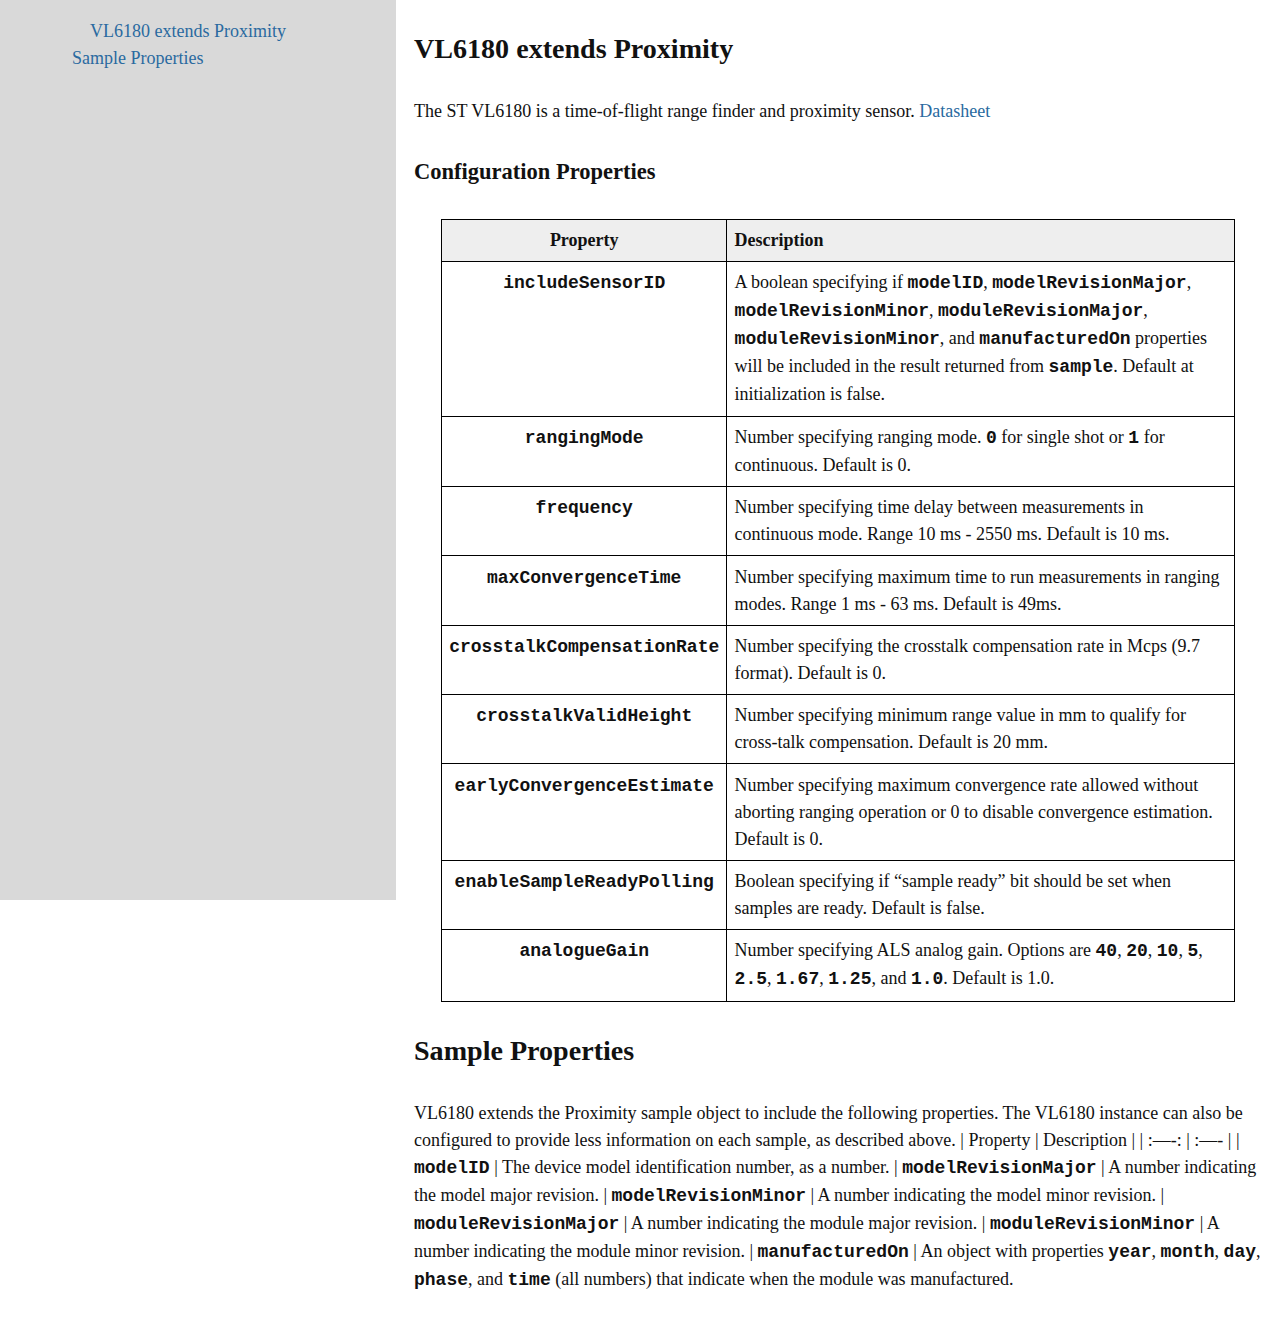
<file: sensor-manufacturer-examples.html>
<!DOCTYPE html>
<html>
<head>
  <meta charset="utf-8">
  <meta name="viewport" content="width=device-width, initial-scale=1.0, user-scalable=yes">
  <link rel="icon" href="assets/favicon.ico">
  <title>TC53 - Sensor Manufacturer Examples</title>
  <!-- Flatdoc -->
  <script src="./js/jquery.min.js"></script>
  <script src='./js/flatdoc.js'></script>

  <!-- Initializer -->
  <script>
    Flatdoc.run({
      fetcher: Flatdoc.file('sensor-manufacturer-examples.md')
    });
  </script>

  <!-- Ecma -->
  <link rel="stylesheet" href="./assets/ecma.css">
</head>

<body role='flatdoc'>
  <div id="content" role='flatdoc-content'></div>
  <div id="toc" role='flatdoc-menu'></div>
</body>

</html>
</file>
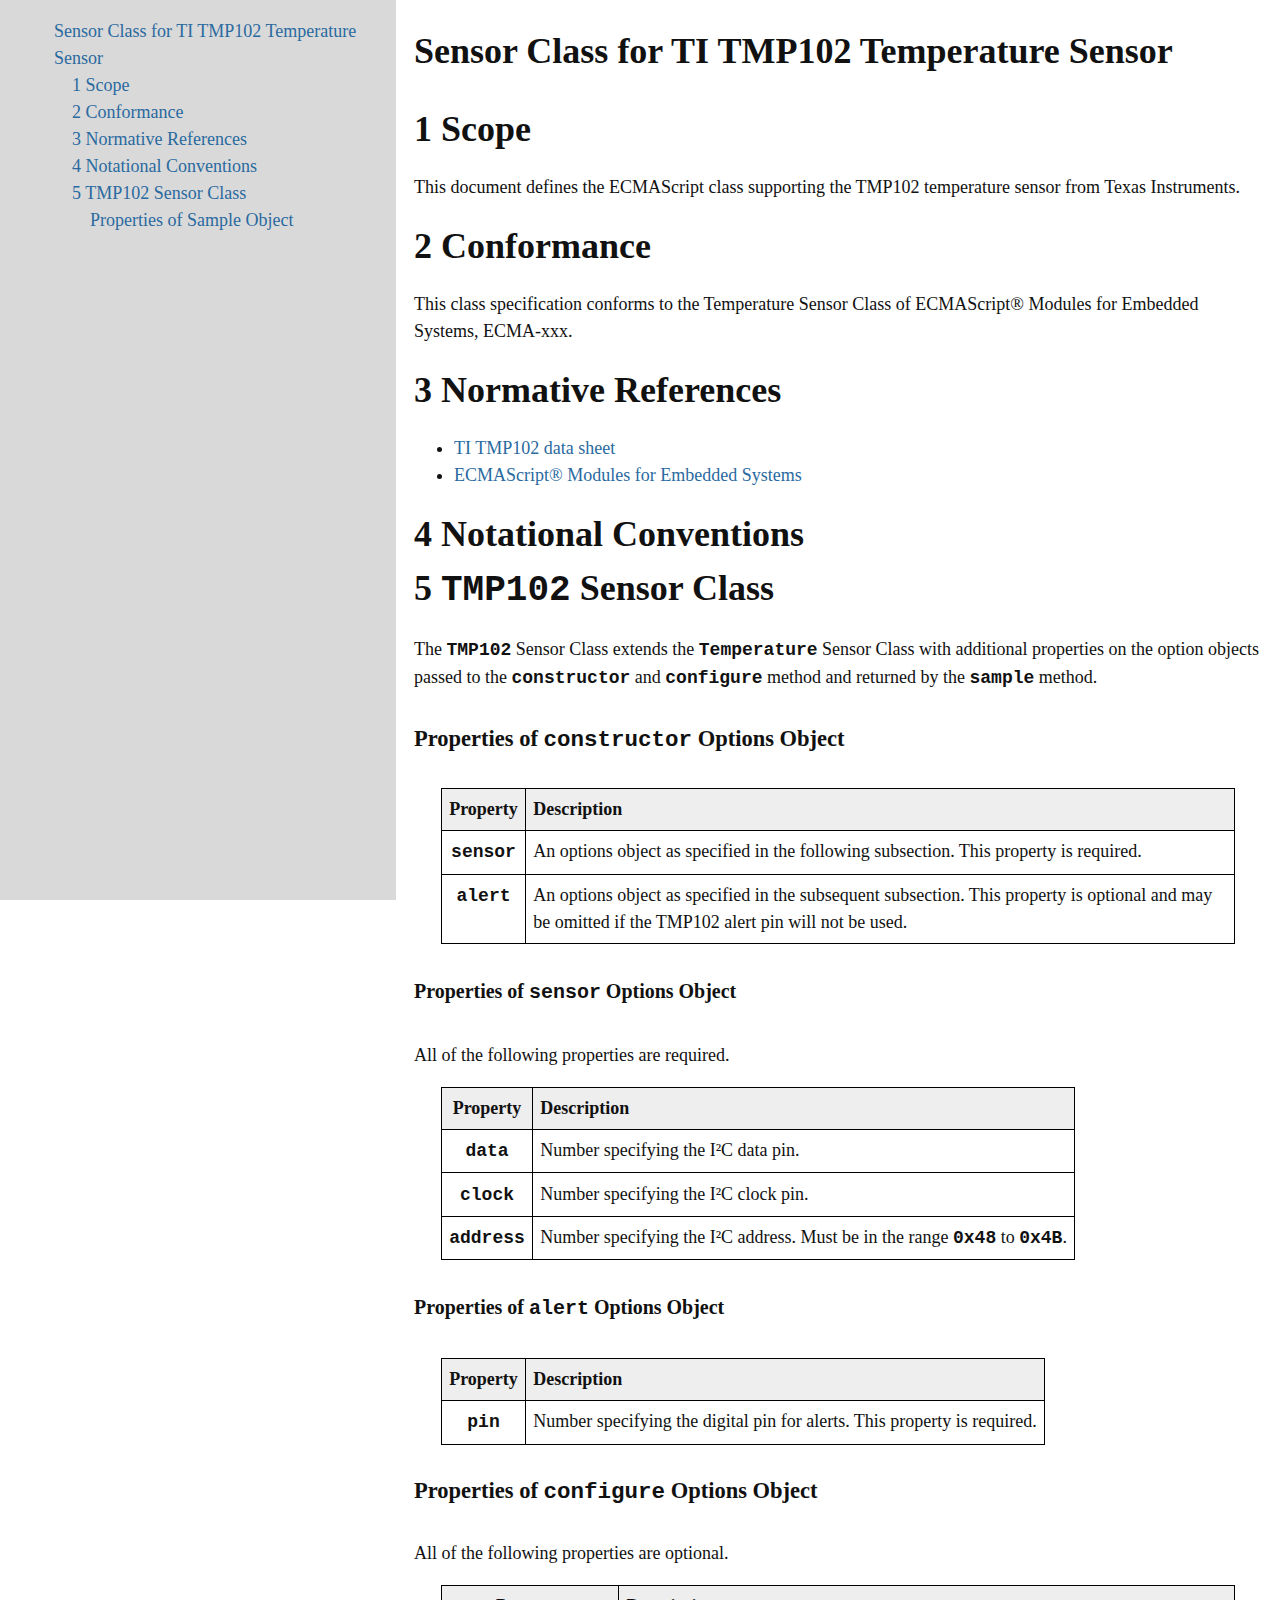
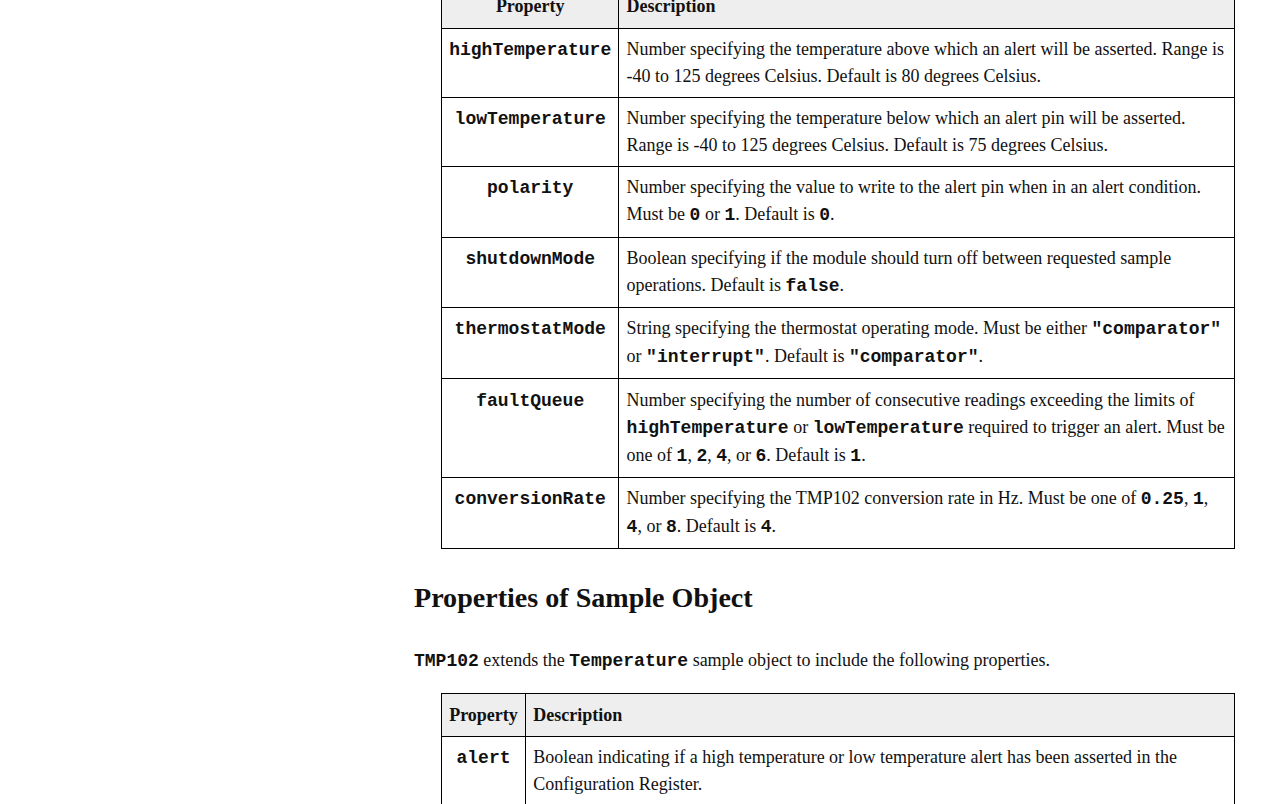
<file: Temperature-TexasInstruments-TMP102.html>
<!DOCTYPE html>
<html>
<head>
  <meta charset="utf-8">
  <meta name="viewport" content="width=device-width, initial-scale=1.0, user-scalable=yes">
  <link rel="icon" href="assets/favicon.ico">
  <title>TC53 - TMP102 Sensor Class</title>
  <!-- Flatdoc -->
  <script src="./js/jquery.min.js"></script>
  <script src='./js/flatdoc.js'></script>

  <!-- Initializer -->
  <script>
    Flatdoc.run({
      fetcher: Flatdoc.file('Temperature-TexasInstruments-TMP102.md')
    });
  </script>

  <!-- Ecma -->
  <link rel="stylesheet" href="./assets/ecma.css">
</head>

<body role='flatdoc'>
  <div id="content" role='flatdoc-content'></div>
  <div id="toc" role='flatdoc-menu'></div>
</body>

</html>
</file>
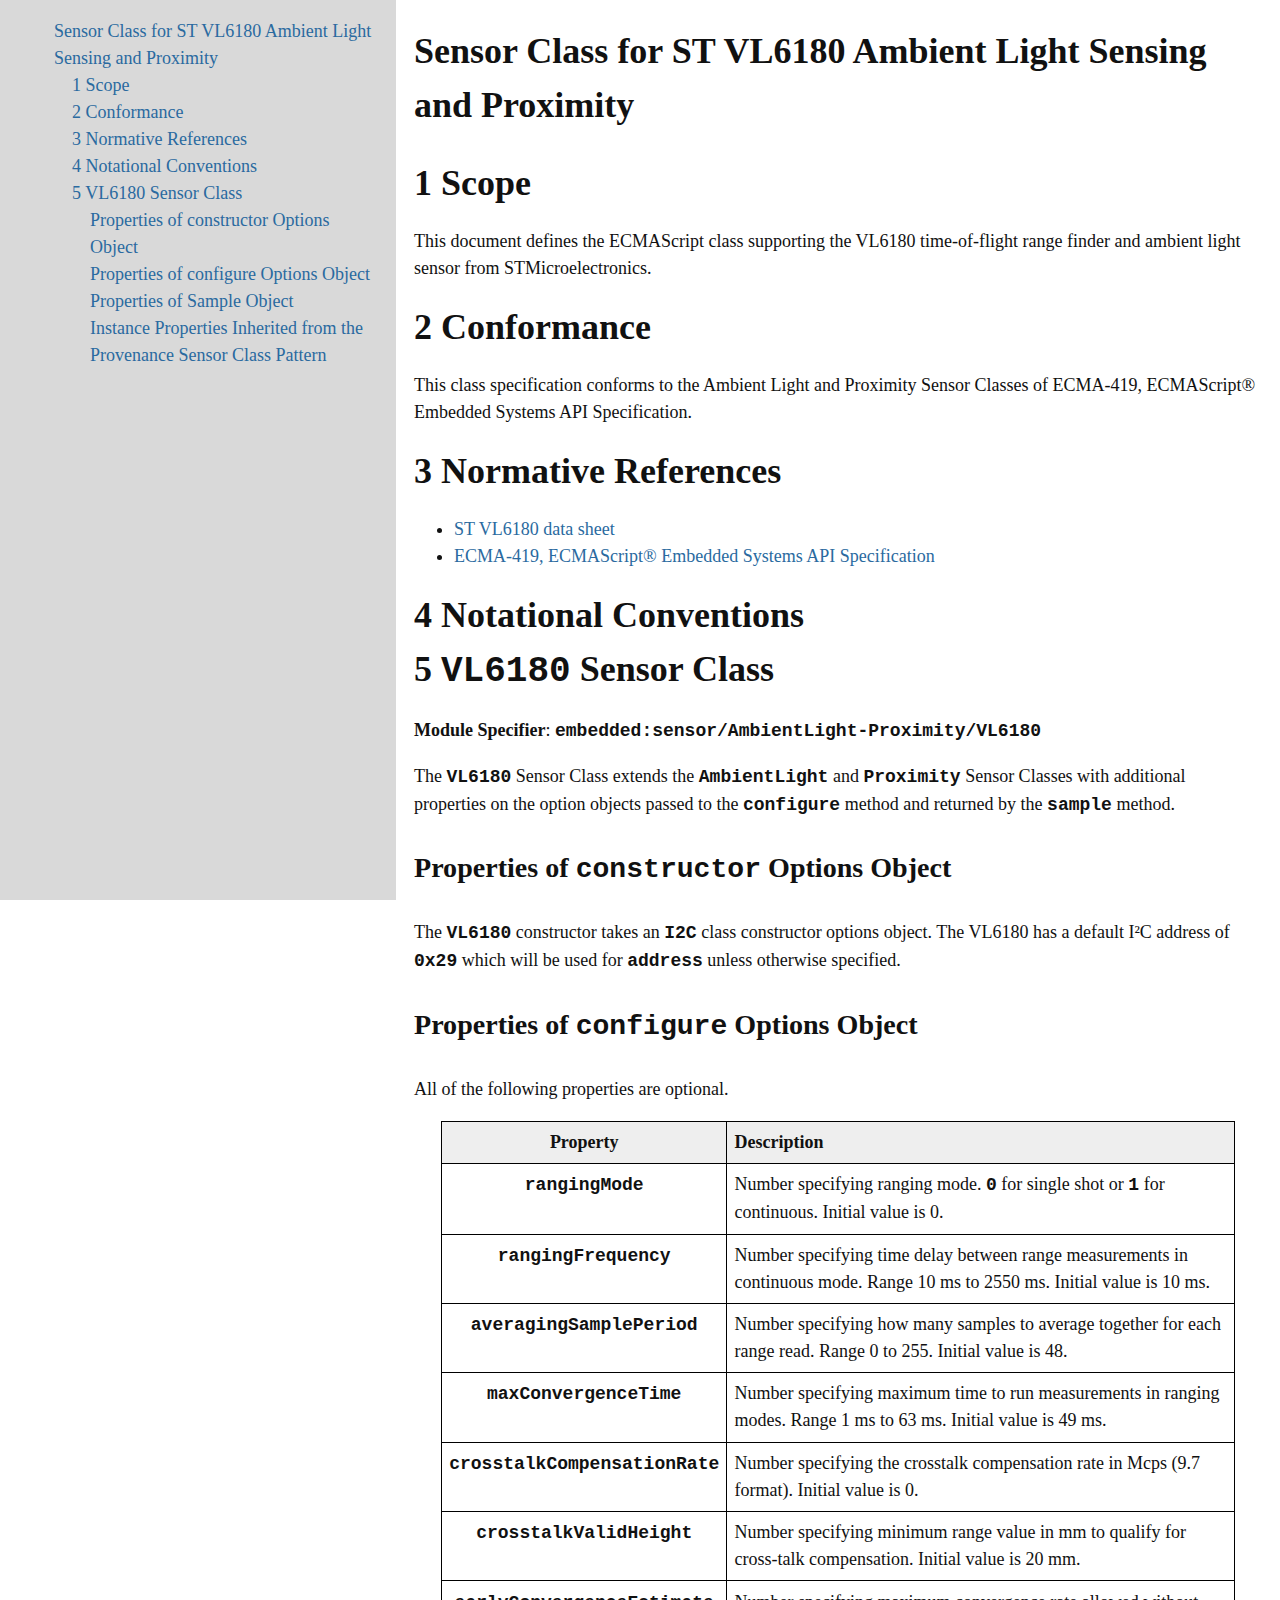
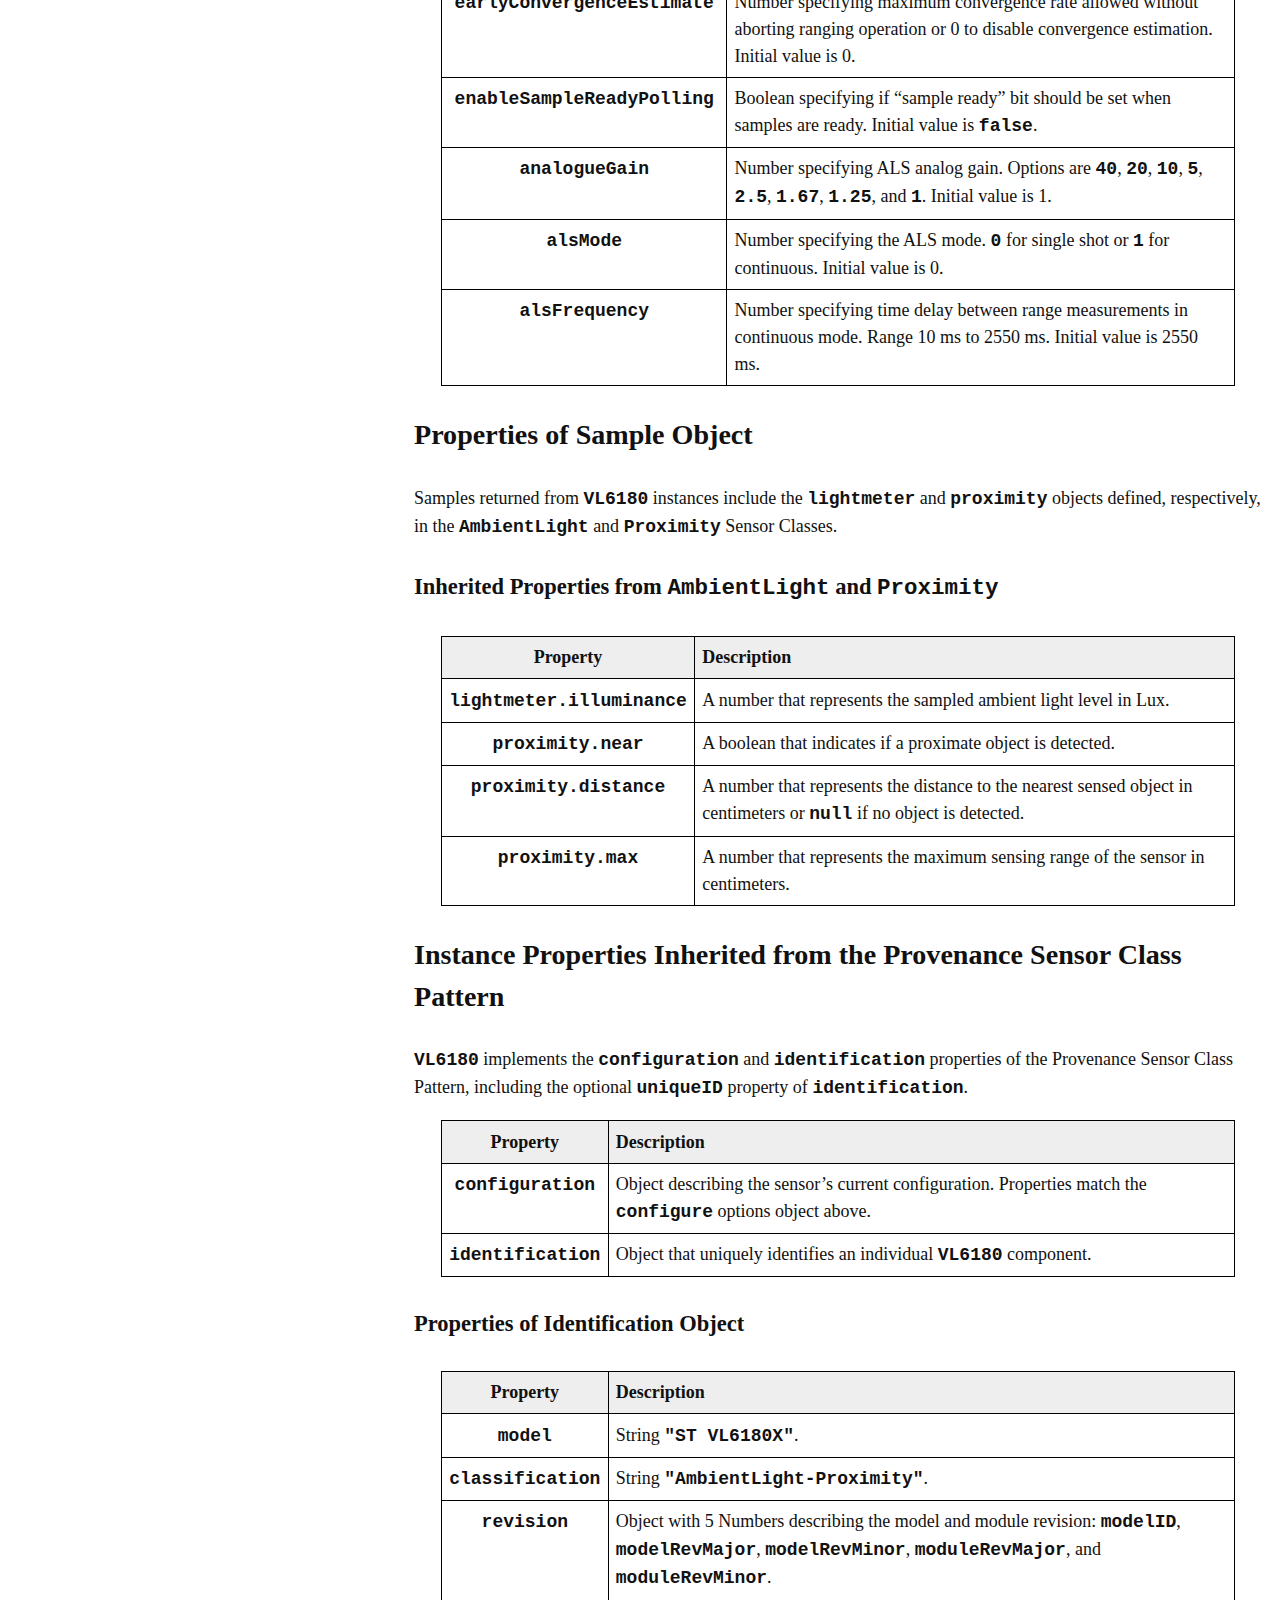
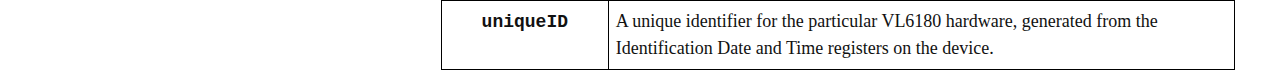
<file: web/AmbientLight-Proximity-STMicroelectronics-VL6180.html>
<!DOCTYPE html>
<html>
<head>
  <meta charset="utf-8">
  <meta name="viewport" content="width=device-width, initial-scale=1.0, user-scalable=yes">
  <link rel="icon" href="assets/favicon.ico">
  <title>TC53 - VL6180 Sensor Class</title>
  <!-- Flatdoc -->
  <script src="./js/jquery.min.js"></script>
  <script src='./js/flatdoc.js'></script>

  <!-- Initializer -->
  <script>
    Flatdoc.run({
      fetcher: Flatdoc.file('../docs/Hardware%20Components/sensors/AmbientLight-Proximity-STMicroelectronics-VL6180.md')
    });
  </script>

  <!-- Ecma -->
  <link rel="stylesheet" href="./assets/ecma.css">
</head>

<body role='flatdoc'>
  <div id="content" role='flatdoc-content'></div>
  <div id="toc" role='flatdoc-menu'></div>
</body>

</html>
</file>
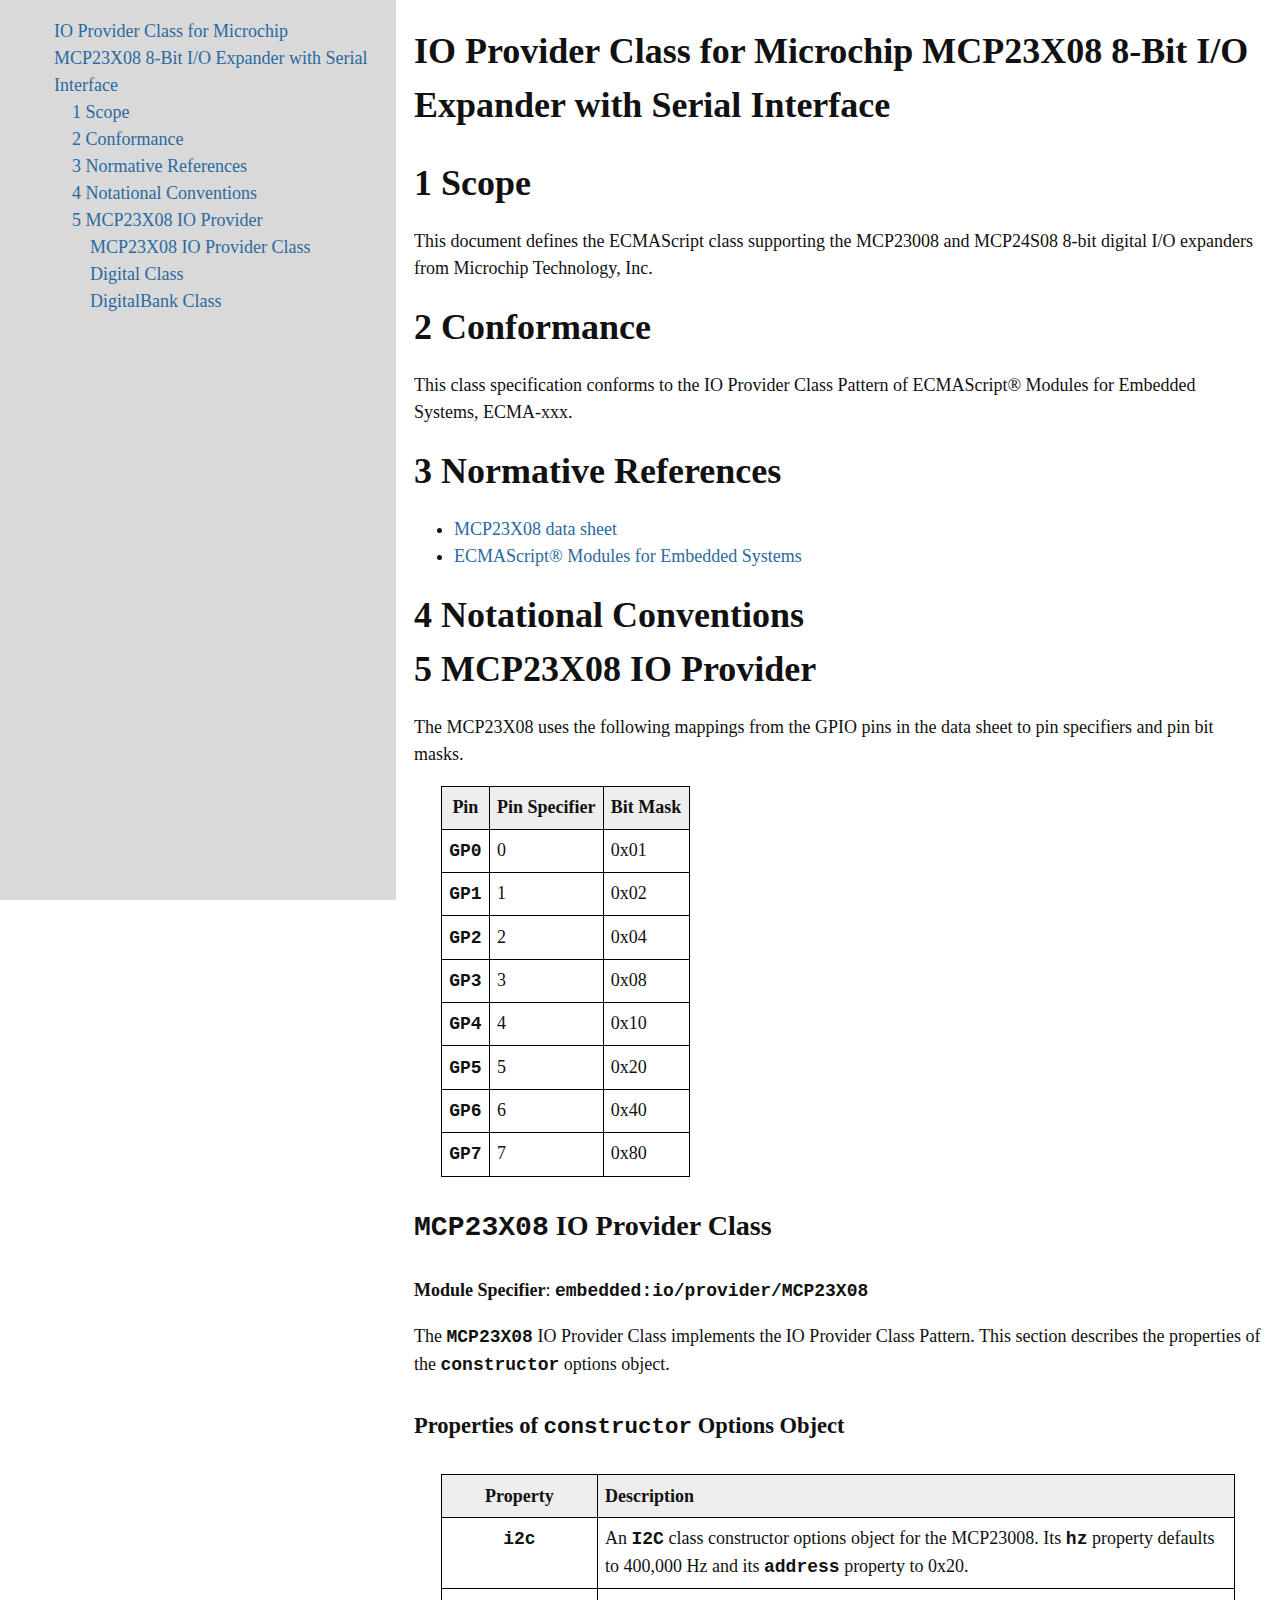
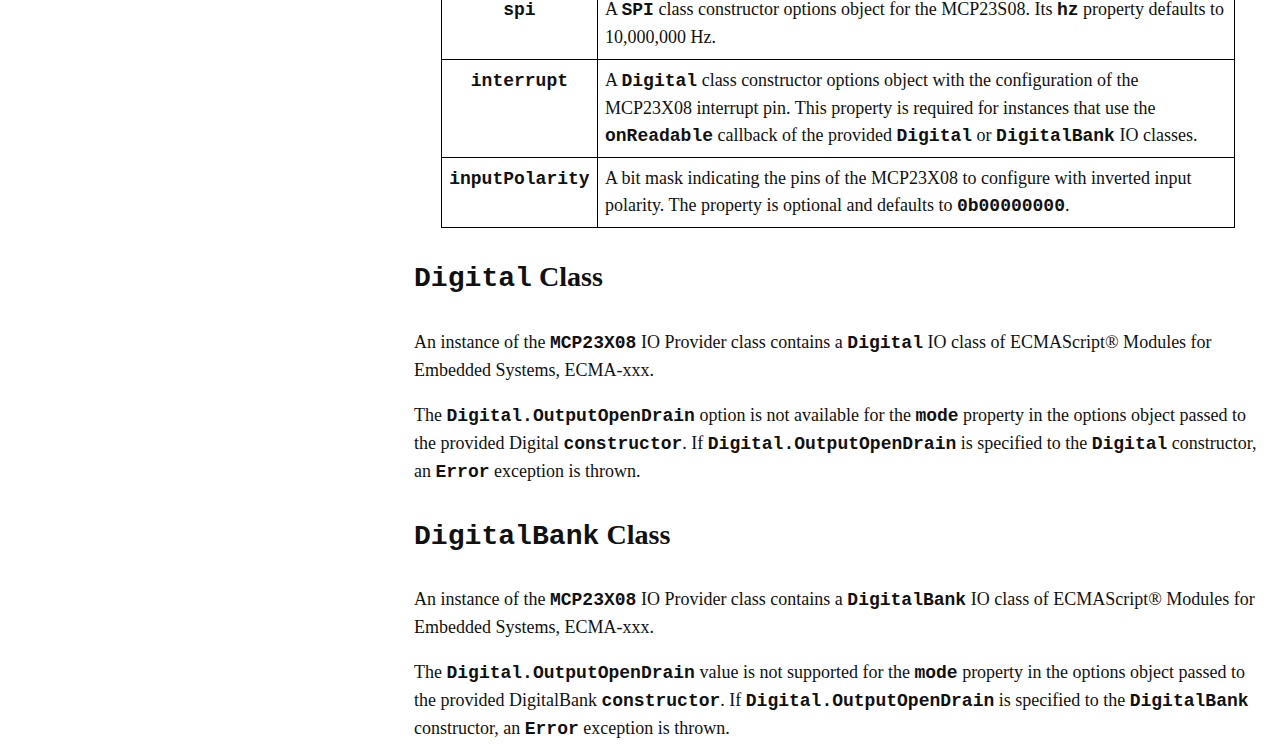
<file: web/Digital-Microchip-MCP23X08.html>
<!DOCTYPE html>
<html>
<head>
  <meta charset="utf-8">
  <meta name="viewport" content="width=device-width, initial-scale=1.0, user-scalable=yes">
  <link rel="icon" href="assets/favicon.ico">
  <title>TC53 - VL6180 Sensor Class</title>
  <!-- Flatdoc -->
  <script src="./js/jquery.min.js"></script>
  <script src='./js/flatdoc.js'></script>

  <!-- Initializer -->
  <script>
    Flatdoc.run({
      fetcher: Flatdoc.file('../docs/Hardware%20Components/providers/Digital-Microchip-MCP23X08.md')
    });
  </script>

  <!-- Ecma -->
  <link rel="stylesheet" href="./assets/ecma.css">
</head>

<body role='flatdoc'>
  <div id="content" role='flatdoc-content'></div>
  <div id="toc" role='flatdoc-menu'></div>
</body>

</html>
</file>
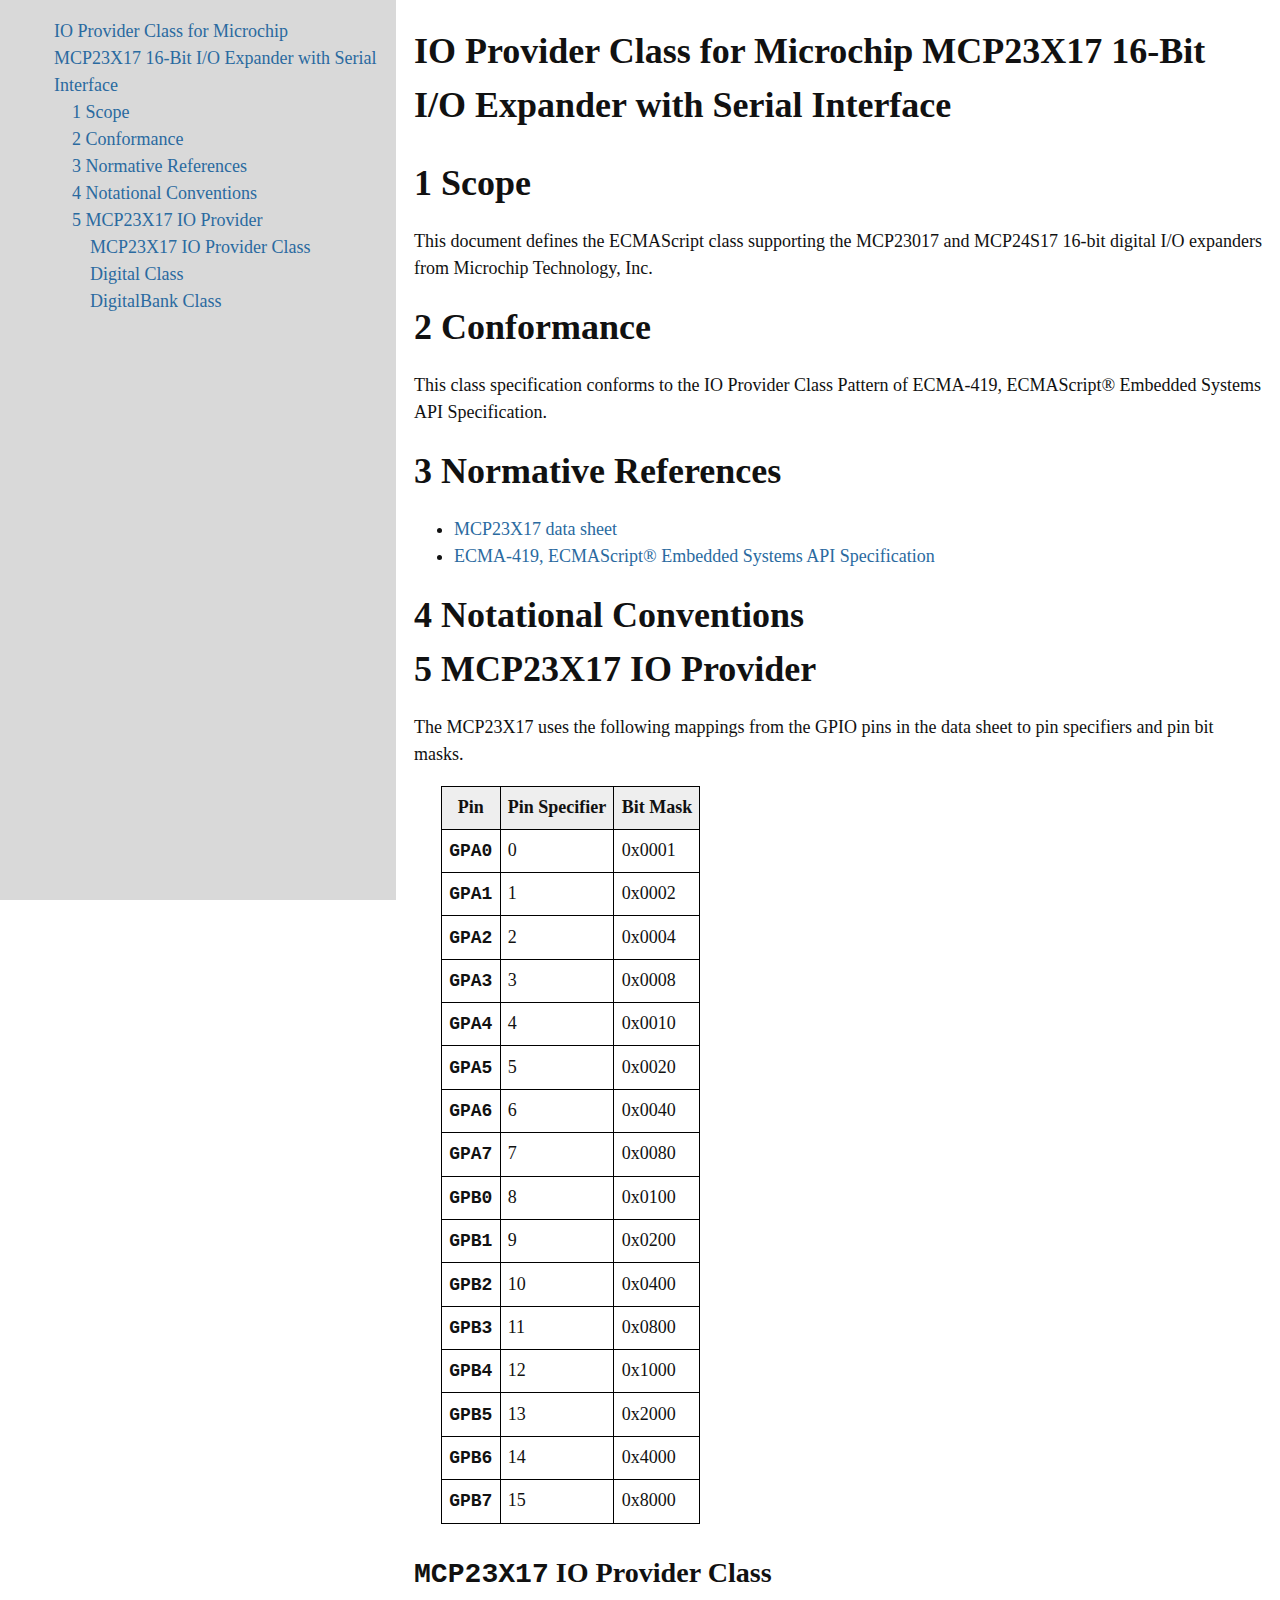
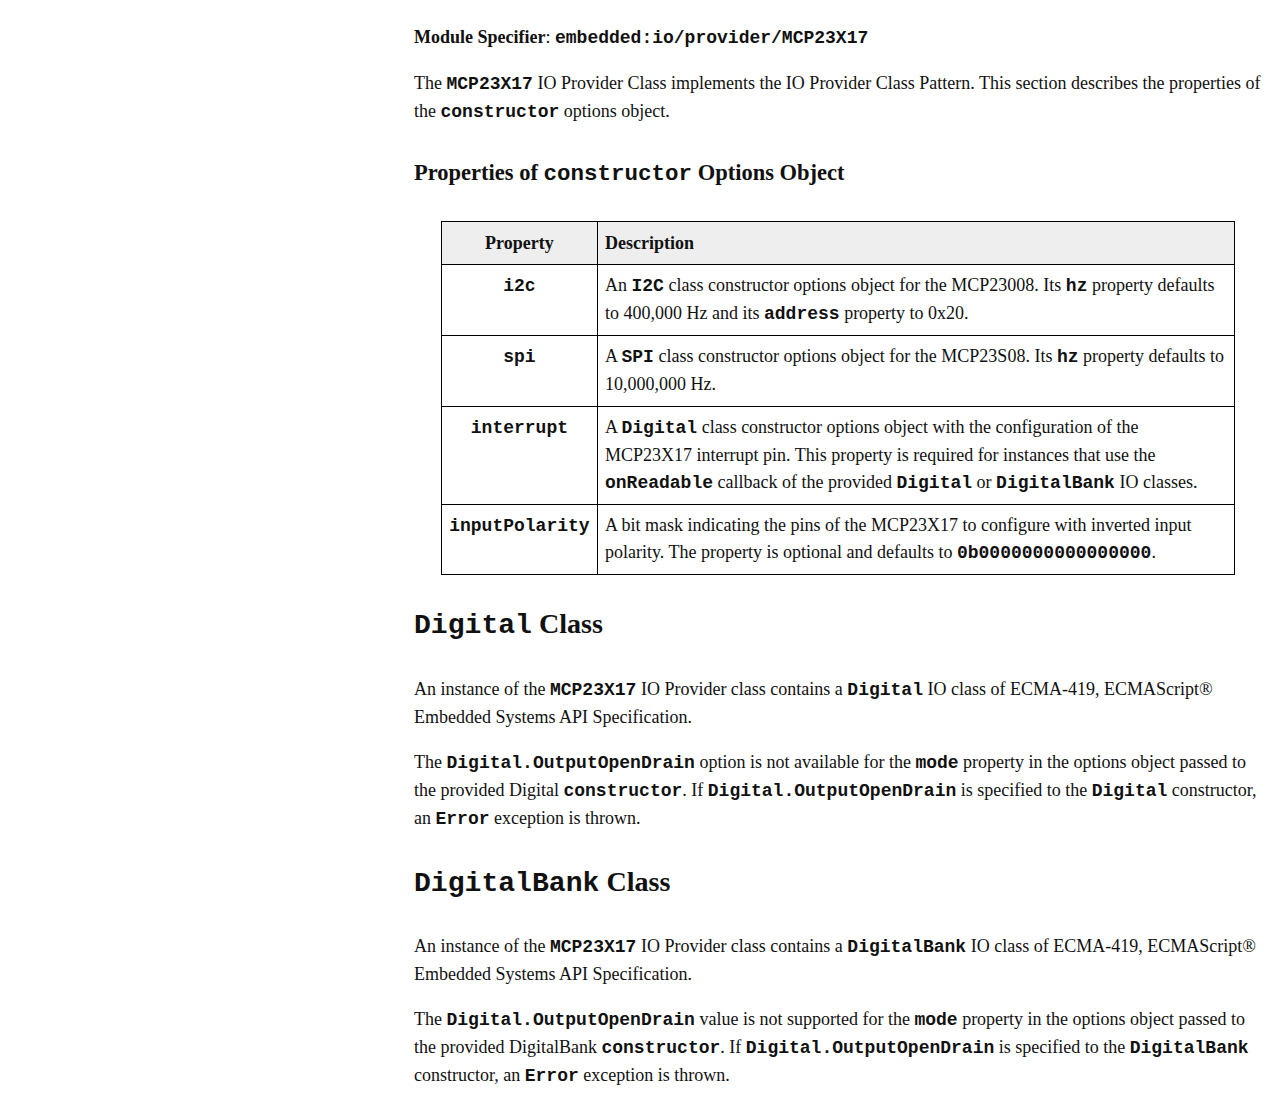
<file: web/Digital-Microchip-MCP23X17.html>
<!DOCTYPE html>
<html>
<head>
  <meta charset="utf-8">
  <meta name="viewport" content="width=device-width, initial-scale=1.0, user-scalable=yes">
  <link rel="icon" href="assets/favicon.ico">
  <title>TC53 - VL6180 Sensor Class</title>
  <!-- Flatdoc -->
  <script src="./js/jquery.min.js"></script>
  <script src='./js/flatdoc.js'></script>

  <!-- Initializer -->
  <script>
    Flatdoc.run({
      fetcher: Flatdoc.file('../docs/Hardware%20Components/providers/Digital-Microchip-MCP23X17.md')
    });
  </script>

  <!-- Ecma -->
  <link rel="stylesheet" href="./assets/ecma.css">
</head>

<body role='flatdoc'>
  <div id="content" role='flatdoc-content'></div>
  <div id="toc" role='flatdoc-menu'></div>
</body>

</html>
</file>
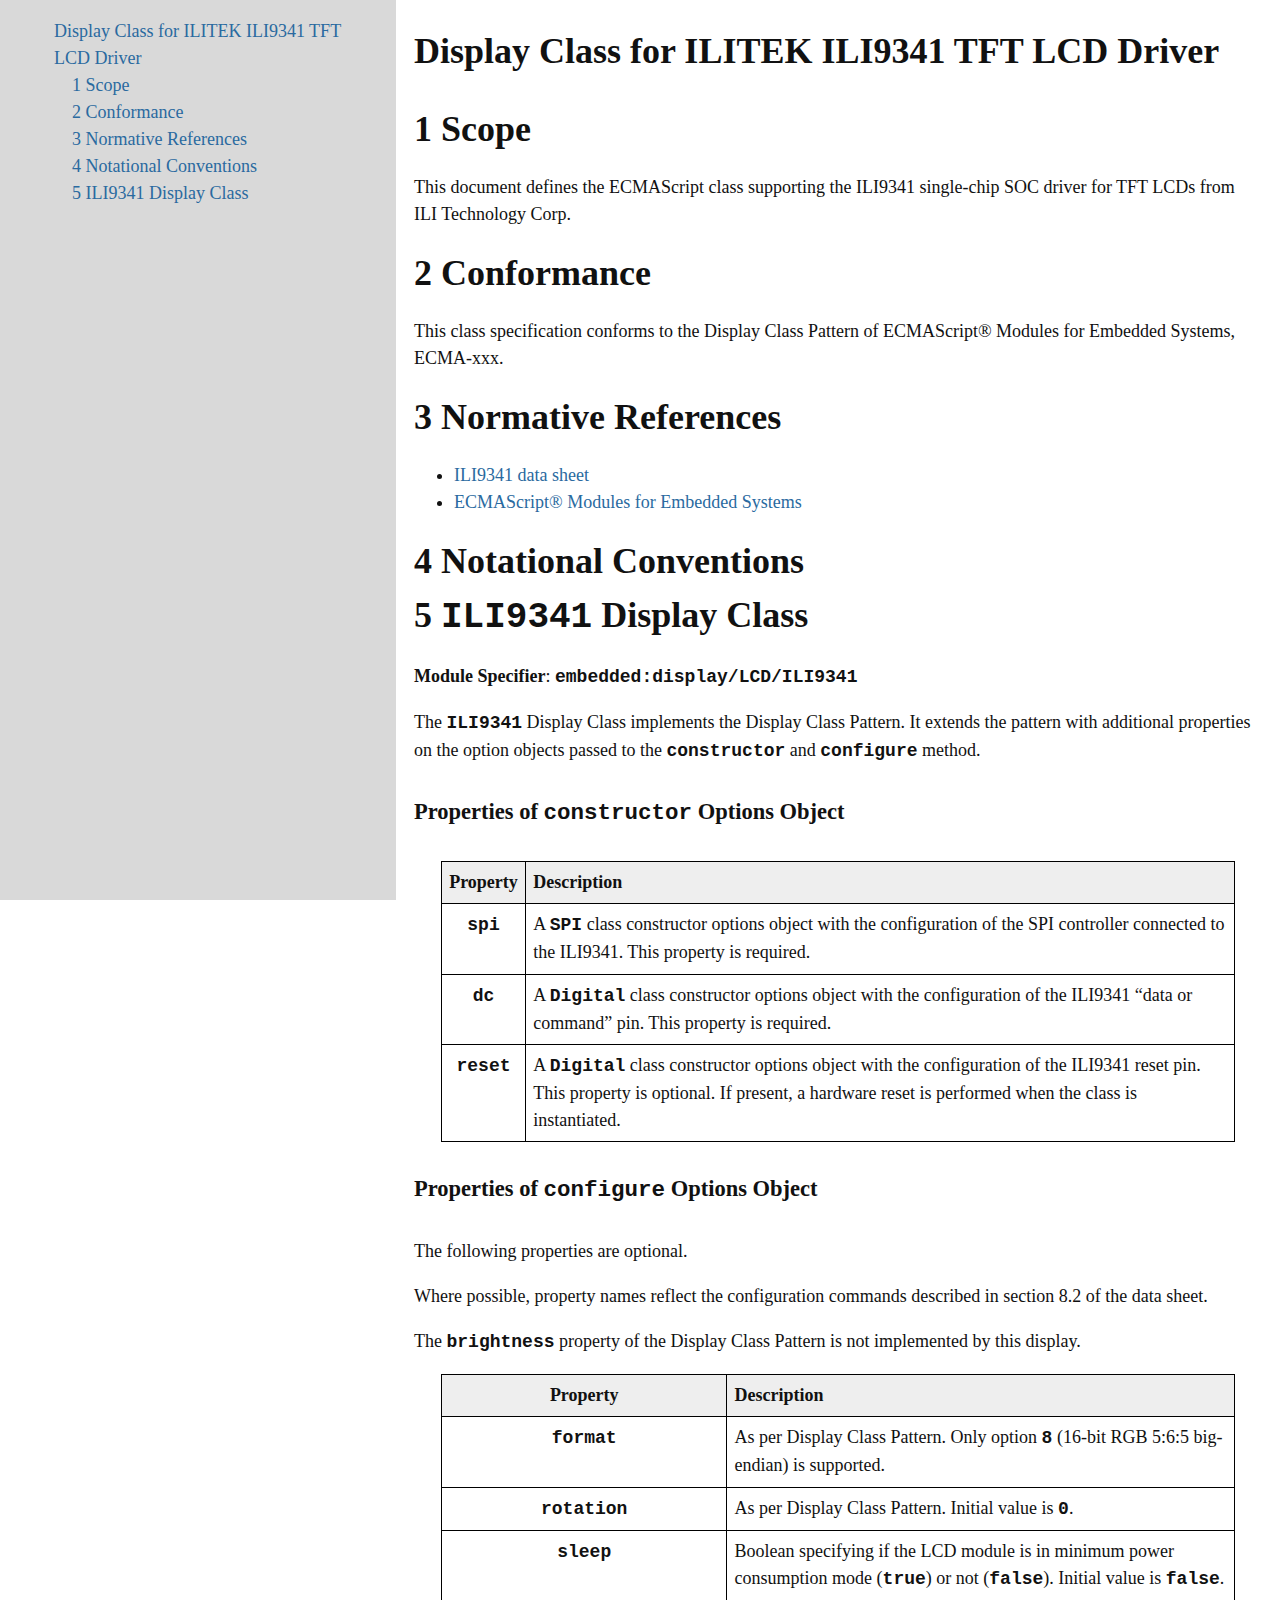
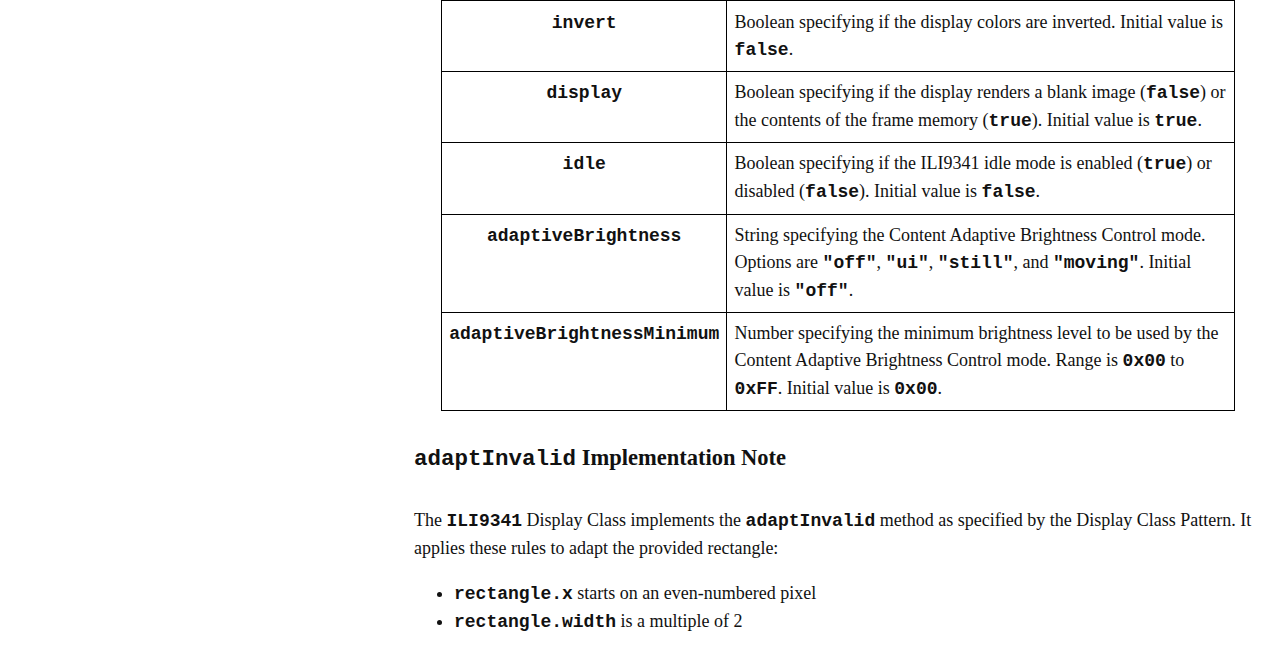
<file: web/ILITEK-ILI9341.html>
<!DOCTYPE html>
<html>
<head>
  <meta charset="utf-8">
  <meta name="viewport" content="width=device-width, initial-scale=1.0, user-scalable=yes">
  <link rel="icon" href="assets/favicon.ico">
  <title>TC53 - VL6180 Sensor Class</title>
  <!-- Flatdoc -->
  <script src="./js/jquery.min.js"></script>
  <script src='./js/flatdoc.js'></script>

  <!-- Initializer -->
  <script>
    Flatdoc.run({
      fetcher: Flatdoc.file('../docs/displays/ILITEK-ILI9341.md')
    });
  </script>

  <!-- Ecma -->
  <link rel="stylesheet" href="./assets/ecma.css">
</head>

<body role='flatdoc'>
  <div id="content" role='flatdoc-content'></div>
  <div id="toc" role='flatdoc-menu'></div>
</body>

</html>
</file>
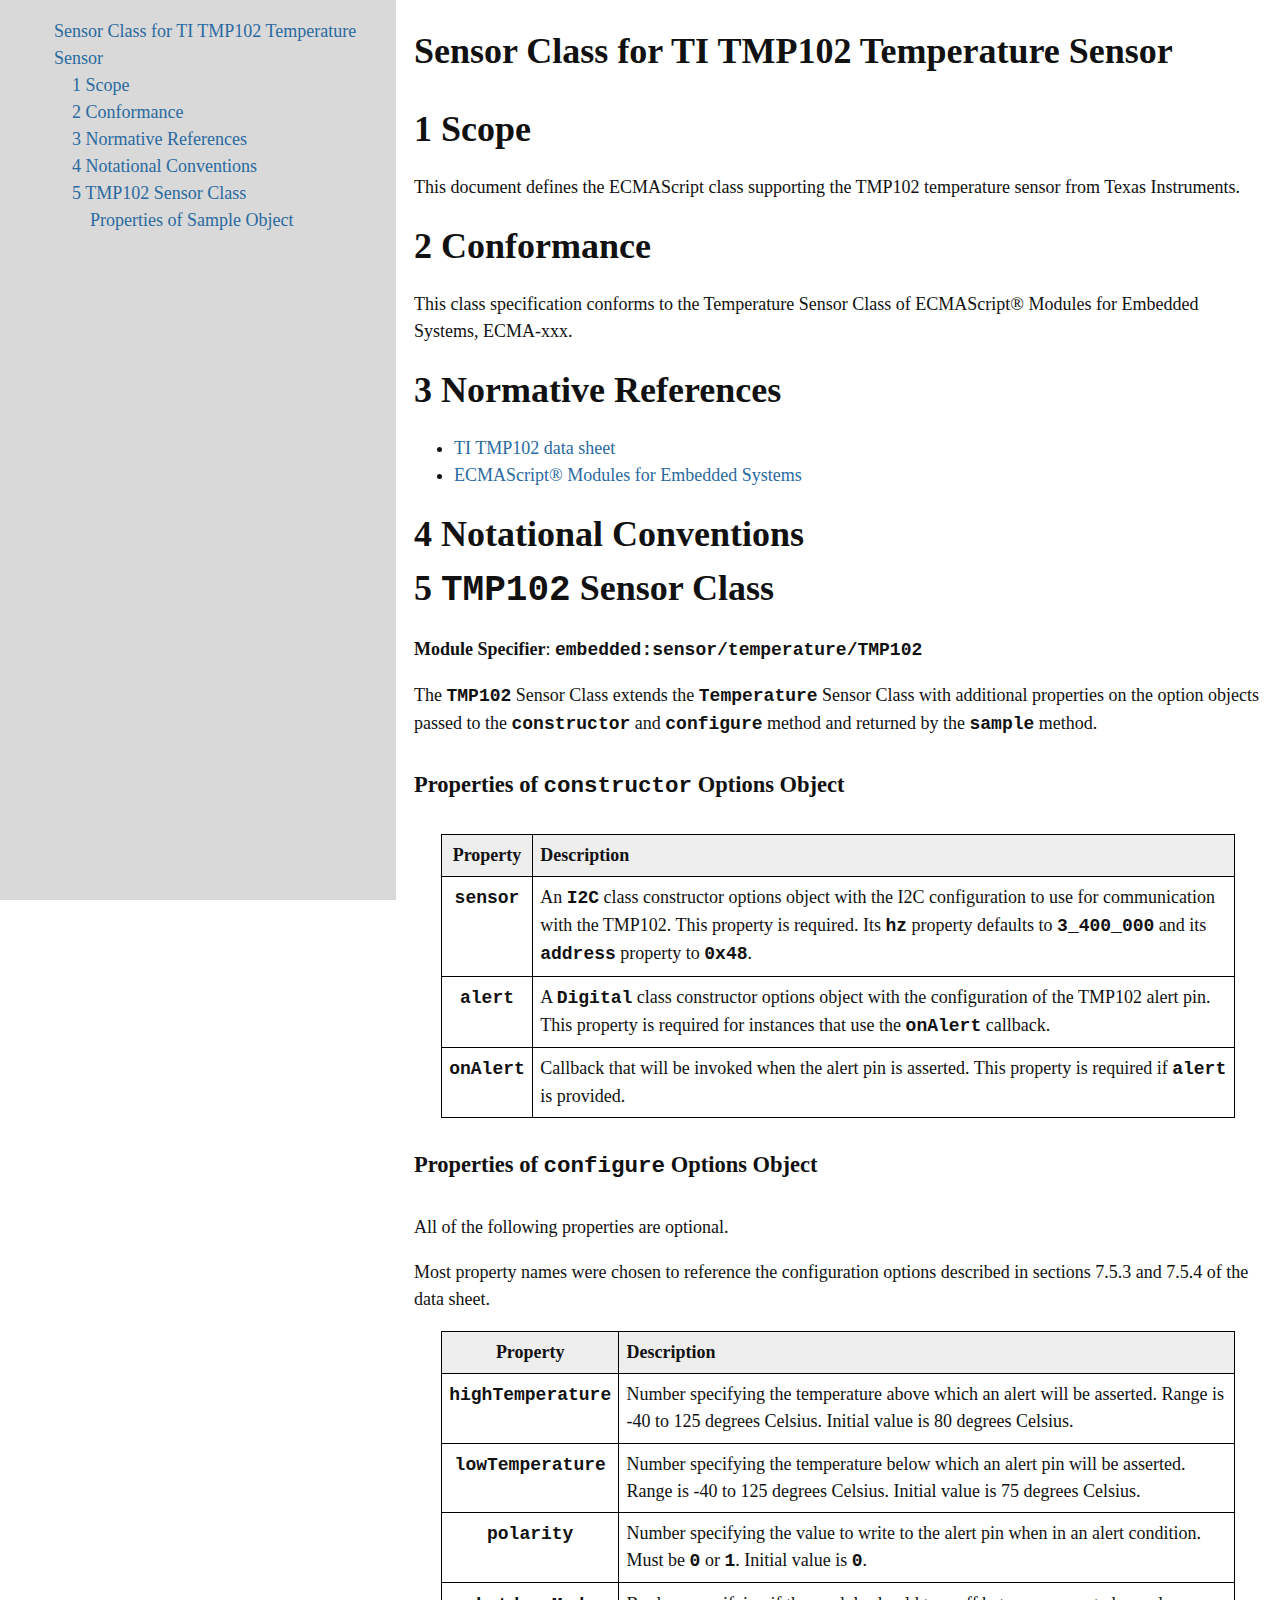
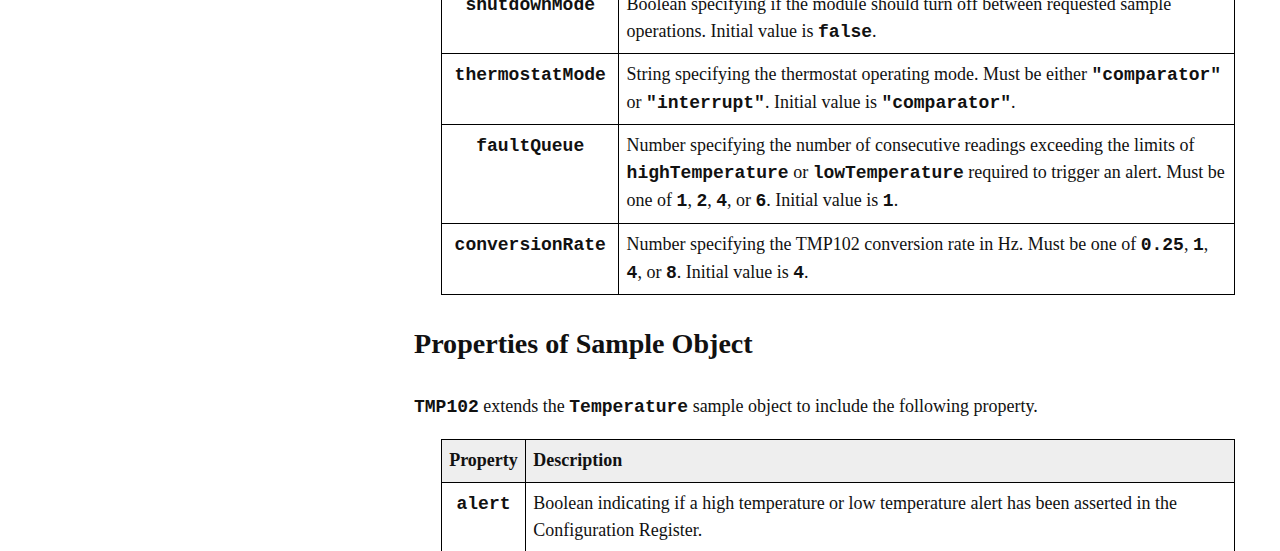
<file: web/Temperature-TexasInstruments-TMP102.html>
<!DOCTYPE html>
<html>
<head>
  <meta charset="utf-8">
  <meta name="viewport" content="width=device-width, initial-scale=1.0, user-scalable=yes">
  <link rel="icon" href="assets/favicon.ico">
  <title>TC53 - TMP102 Sensor Class</title>
  <!-- Flatdoc -->
  <script src="./js/jquery.min.js"></script>
  <script src='./js/flatdoc.js'></script>

  <!-- Initializer -->
  <script>
    Flatdoc.run({
      fetcher: Flatdoc.file('../docs/sensors/Temperature-TexasInstruments-TMP102.md')
    });
  </script>

  <!-- Ecma -->
  <link rel="stylesheet" href="./assets/ecma.css">
</head>

<body role='flatdoc'>
  <div id="content" role='flatdoc-content'></div>
  <div id="toc" role='flatdoc-menu'></div>
</body>

</html>
</file>
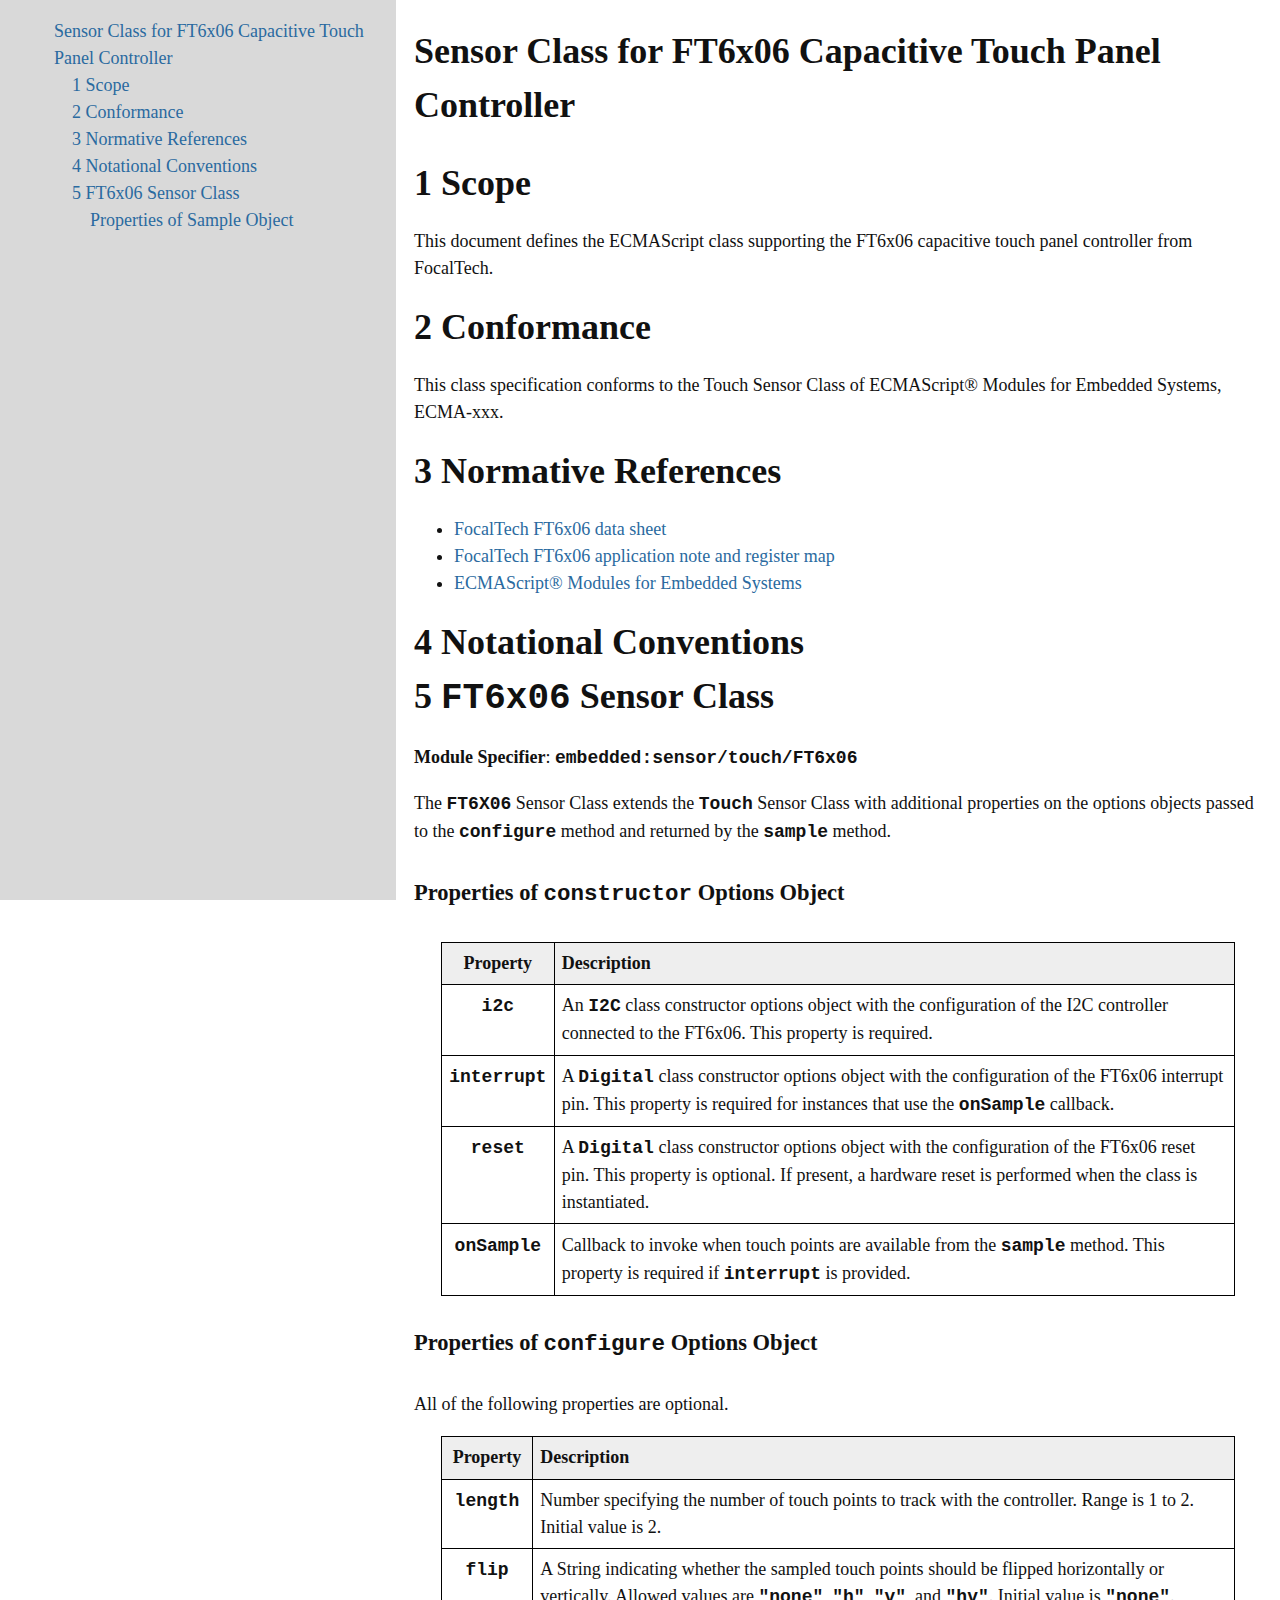
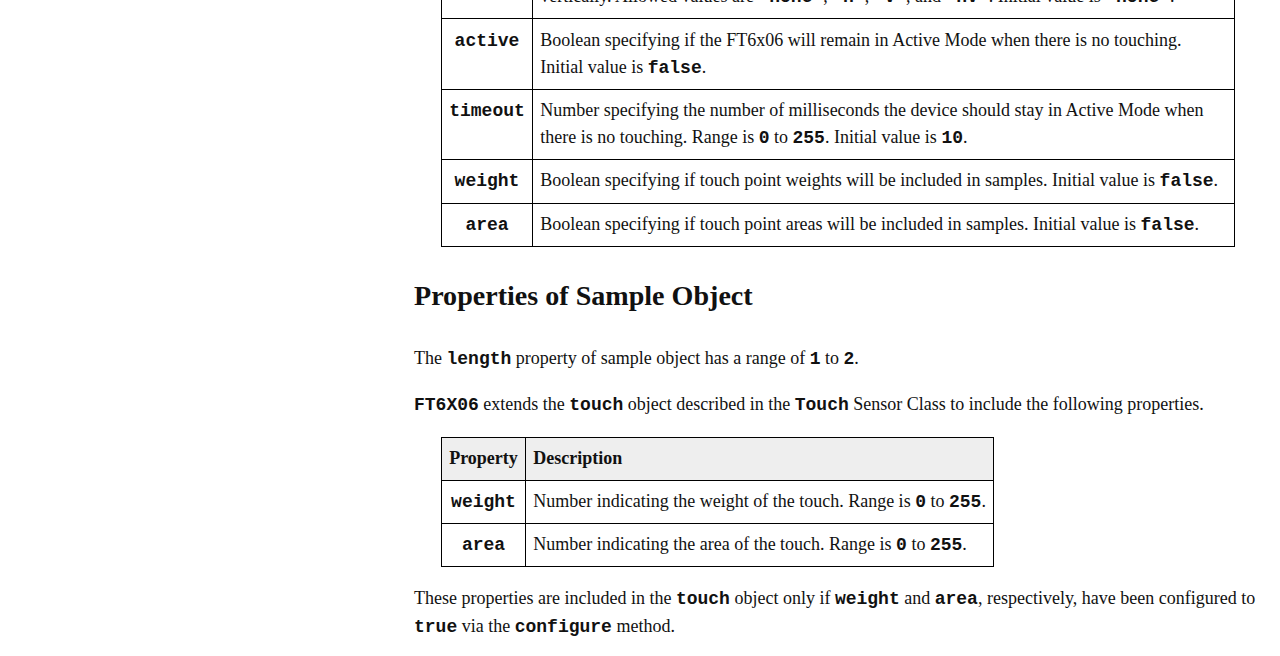
<file: web/Touch-FocalTech-FT6x06.html>
<!DOCTYPE html>
<html>
<head>
  <meta charset="utf-8">
  <meta name="viewport" content="width=device-width, initial-scale=1.0, user-scalable=yes">
  <link rel="icon" href="assets/favicon.ico">
  <title>TC53 - VL6180 Sensor Class</title>
  <!-- Flatdoc -->
  <script src="./js/jquery.min.js"></script>
  <script src='./js/flatdoc.js'></script>

  <!-- Initializer -->
  <script>
    Flatdoc.run({
      fetcher: Flatdoc.file('../docs/sensors/Touch-FocalTech-FT6x06.md')
    });
  </script>

  <!-- Ecma -->
  <link rel="stylesheet" href="./assets/ecma.css">
</head>

<body role='flatdoc'>
  <div id="content" role='flatdoc-content'></div>
  <div id="toc" role='flatdoc-menu'></div>
</body>

</html>
</file>
<file: assets/ecma.css>
#toc {
  width: 20em;
  float: left;
  background: #d9d9d9;
  height: 100vh;
  position: fixed;
  padding: 0 1em 0 1em;
  overflow: scroll;
}

div#toc ul {
  list-style-type: none;
  padding: 0 0 0 0;
}

div#toc li {
  list-style-type: none;
  padding: 0 0 0 1em;
}

#content {
  position: absolute;
  overflow: hidden;
  margin-left:22em;
  float:right;
  padding: 0 1em 0 1em;
}

#title {
  margin: 0 0 0 0;
  font-size: 2.67em;
  color: #f60;
  font-weight: bold;
  line-height: 1;
}

#subtitle {
  margin: 0 0 0 0;
  font-size: 1.5em;
  color: #f60;
  font-weight: bold;
  line-height: 1;
}

img,
canvas,
iframe,
video,
svg,
select,
textarea {
  max-width: 100%;
}

img {
  margin: 0 0 0 0;
}

h2 {
  margin: 0 0 0 0;
  font-size: 2em;
  font-weight: bold;
  text-decoration: none;
}

h3 {
  font-size: 1.56em;
}

h4 {
  font-size: 1.25em;
}

h5 {
  font-size: 1.11em;
}

h6 {
  font-size: 1em;
}

body {
  font-size: 18px;
  line-height: 1.5;
  font-family: Cambria, Palatino Linotype, Palatino, Liberation Serif, serif;
  padding: 0;
  margin: 0;
  color: #111;
}

code {
    font-weight: bold;
    font-family: Consolas, Monaco, monospace;
    white-space: pre;
}

pre code {
  font-weight: inherit;
  margin: 0;
  padding: 0;
}

pre {
  background-color: #fafafa;
  padding: 1rem;
  text-align: left;
}

blockquote {
  margin: 0;
  border-left: 5px solid #83D652;
  padding: 0.1em 1.33em 0.1em 1.33em;
  text-align: left;
  background-color: #EDF9E9;
}

table {
  margin: 0 auto;
  border-collapse: collapse;
  margin: 0 1.5em 0 1.5em;
}

td, th {
    border: 1px solid black;
    padding: 0.4em;
    vertical-align: baseline;
}
thead {
    background-color: #eeeeee;
}

a, a:visited {
  color: #2A6AA0;
  text-decoration: none;
}

a:hover, a:focus, a:active {
  color: #2A6AA0;
  text-decoration: underline;
}

@media print {
  #toc {
    display:none;
    width: 0;
  }

  #content {
    width: 100%;
    margin: 0 0 0 0;
    padding: 0 1em 0 1em;
  }
}
</file>
<file: web/assets/ecma.css>
#toc {
  width: 20em;
  float: left;
  background: #d9d9d9;
  height: 100vh;
  position: fixed;
  padding: 0 1em 0 1em;
  overflow: scroll;
}

div#toc ul {
  list-style-type: none;
  padding: 0 0 0 0;
}

div#toc li {
  list-style-type: none;
  padding: 0 0 0 1em;
}

#content {
  position: absolute;
  overflow: hidden;
  margin-left:22em;
  width: calc(100vw - 24em);
  float:right;
  padding: 0 1em 0 1em;
}

#title {
  margin: 0 0 0 0;
  font-size: 2.67em;
  color: #f60;
  font-weight: bold;
  line-height: 1;
}

#subtitle {
  margin: 0 0 0 0;
  font-size: 1.5em;
  color: #f60;
  font-weight: bold;
  line-height: 1;
}

img,
canvas,
iframe,
video,
svg,
select,
textarea {
  max-width: 100%;
}

img {
  margin: 0 0 0 0;
}

h2 {
  margin: 0 0 0 0;
  font-size: 2em;
  font-weight: bold;
  text-decoration: none;
}

h3 {
  font-size: 1.56em;
}

h4 {
  font-size: 1.25em;
}

h5 {
  font-size: 1.11em;
}

h6 {
  font-size: 1em;
}

body {
  font-size: 18px;
  line-height: 1.5;
  font-family: Cambria, Palatino Linotype, Palatino, Liberation Serif, serif;
  padding: 0;
  margin: 0;
  color: #111;
}

code {
    font-weight: bold;
    font-family: Consolas, Monaco, monospace;
    white-space: pre;
}

pre code {
  font-weight: inherit;
  margin: 0;
  padding: 0;
}

pre {
  background-color: #fafafa;
  padding: 1rem;
  text-align: left;
}

blockquote {
  margin: 0;
  border-left: 5px solid #83D652;
  padding: 0.1em 1.33em 0.1em 1.33em;
  text-align: left;
  background-color: #EDF9E9;
}

table {
  margin: 0 auto;
  border-collapse: collapse;
  margin: 0 1.5em 0 1.5em;
}

td, th {
    border: 1px solid black;
    padding: 0.4em;
    vertical-align: baseline;
}
thead {
    background-color: #eeeeee;
}

a, a:visited {
  color: #2A6AA0;
  text-decoration: none;
}

a:hover, a:focus, a:active {
  color: #2A6AA0;
  text-decoration: underline;
}

@media print {
  #toc {
    display:none;
    width: 0;
  }

  #content {
    width: 100%;
    margin: 0 0 0 0;
    padding: 0 1em 0 1em;
  }
}
</file>
